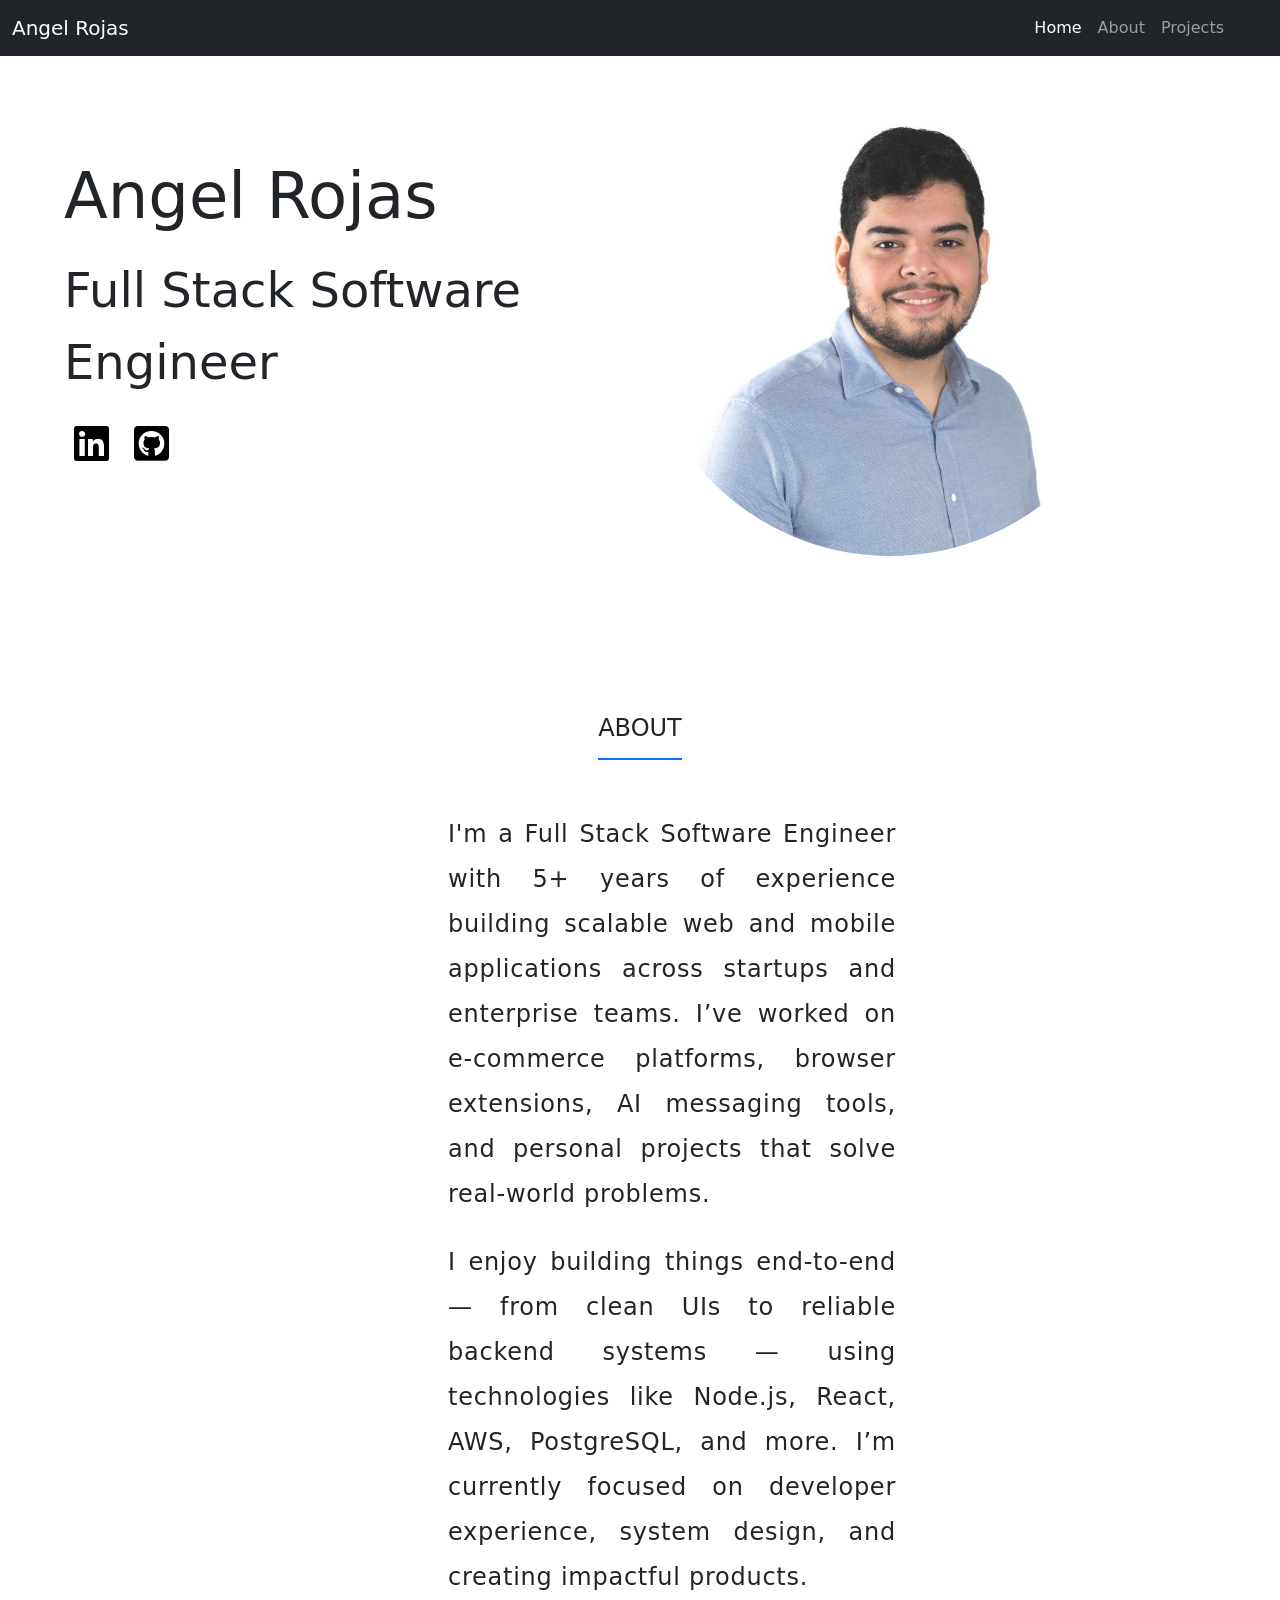
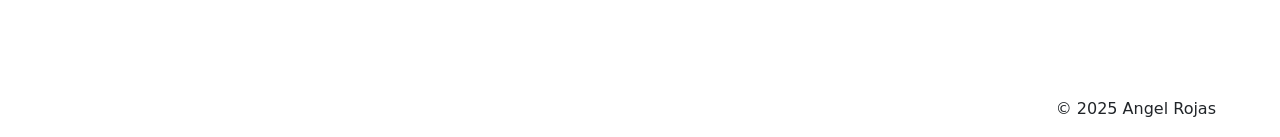
<file: index.html>
<!DOCTYPE html>
<html lang="en">
  <head>
    <meta charset="UTF-8" />
    <meta http-equiv="X-UA-Compatible" content="IE=edge" />
    <meta name="viewport" content="width=device-width, initial-scale=1.0" />
    <link rel="stylesheet" href="styles.css" />
    <link
      href="https://cdn.jsdelivr.net/npm/bootstrap@5.1.3/dist/css/bootstrap.min.css"
      rel="stylesheet"
      integrity="sha384-1BmE4kWBq78iYhFldvKuhfTAU6auU8tT94WrHftjDbrCEXSU1oBoqyl2QvZ6jIW3"
      crossorigin="anonymous"
    />
    <link
      rel="stylesheet"
      href="https://pro.fontawesome.com/releases/v5.10.0/css/all.css"
      integrity="sha384-AYmEC3Yw5cVb3ZcuHtOA93w35dYTsvhLPVnYs9eStHfGJvOvKxVfELGroGkvsg+p"
      crossorigin="anonymous"
    />
    <link
      rel="stylesheet"
      type="text/css"
      href="//fonts.googleapis.com/css?family=Open+Sans"
    />
    <title>Home</title>
  </head>
  <body>
    <!--Header Nav Section -->
    <nav
      class="navbar navbar-dark bg-dark sticky-top navbar-expand-sm navbar-light bg-light"
    >
      <div class="container-fluid">
        <a class="navbar-brand" href="#">Angel Rojas</a>
        <button
          class="navbar-toggler"
          type="button"
          data-bs-toggle="collapse"
          data-bs-target="#navbarNav"
          aria-controls="navbarNav"
          aria-expanded="false"
          aria-label="Toggle navigation"
        >
          <span class="navbar-toggler-icon"></span>
        </button>
      </div>
      <div class="collapse navbar-collapse me-5" id="navbarNav">
        <ul class="navbar-nav">
          <li class="nav-item">
            <a
              class="nav-link active"
              id="home-link"
              aria-current="page"
              href="#home"
              >Home</a
            >
          </li>
          <li class="nav-item">
            <a class="nav-link" id="about-link" href="#about">About</a>
          </li>
          <li class="nav-item">
            <a class="nav-link" href="./projects.html">Projects</a>
          </li>
        </ul>
      </div>
    </nav>
    <!-- Home Section -->
    <div id="home">
      <img
        src="./images/profile.jpeg"
        class="img-fluid"
        id="profile"
        alt="Responsive"
        width="500px"
      />
      <div id="title-section">
        <h2 class="title">Angel Rojas</h2>
        <p class="subtitle">Full Stack Software Engineer</p>
        <div id="link-section">
          <a
            class="logo"
            href="https://www.linkedin.com/in/angel-rojas-dev/"
            target="_blank"
            ><i class="fab fa-linkedin"></i
          ></a>
          <a class="logo" href="https://github.com/angelrojasm" target="_blank"
            ><i class="fab fa-github-square"></i
          ></a>
        </div>
      </div>
    </div>
    <!-- About Section -->
    <div id="about">
      <h4 class="section-title border-bottom border-2 border-primary">ABOUT</h4>
      <div id="about-content" class="d-flex justify-content-center">
        <div id="about-info-section">
          <p class="about-info">
            I'm a Full Stack Software Engineer with 5+ years of experience
            building scalable web and mobile applications across startups and
            enterprise teams. I’ve worked on e-commerce platforms, browser
            extensions, AI messaging tools, and personal projects that solve
            real-world problems.
          </p>
          <p class="about-info">
            I enjoy building things end-to-end — from clean UIs to reliable
            backend systems — using technologies like Node.js, React, AWS,
            PostgreSQL, and more. I’m currently focused on developer experience,
            system design, and creating impactful products.
          </p>
        </div>
      </div>
    </div>
    <!-- Footer Section-->
    <footer>
      <p>&copy; 2025 Angel Rojas</p>
    </footer>
    <!-- Bootstrap JS Script -->
    <script
      src="https://cdn.jsdelivr.net/npm/bootstrap@5.1.3/dist/js/bootstrap.bundle.min.js"
      integrity="sha384-ka7Sk0Gln4gmtz2MlQnikT1wXgYsOg+OMhuP+IlRH9sENBO0LRn5q+8nbTov4+1p"
      crossorigin="anonymous"
    ></script>
    <script src="./index.js"></script>
  </body>
</html>
</file>
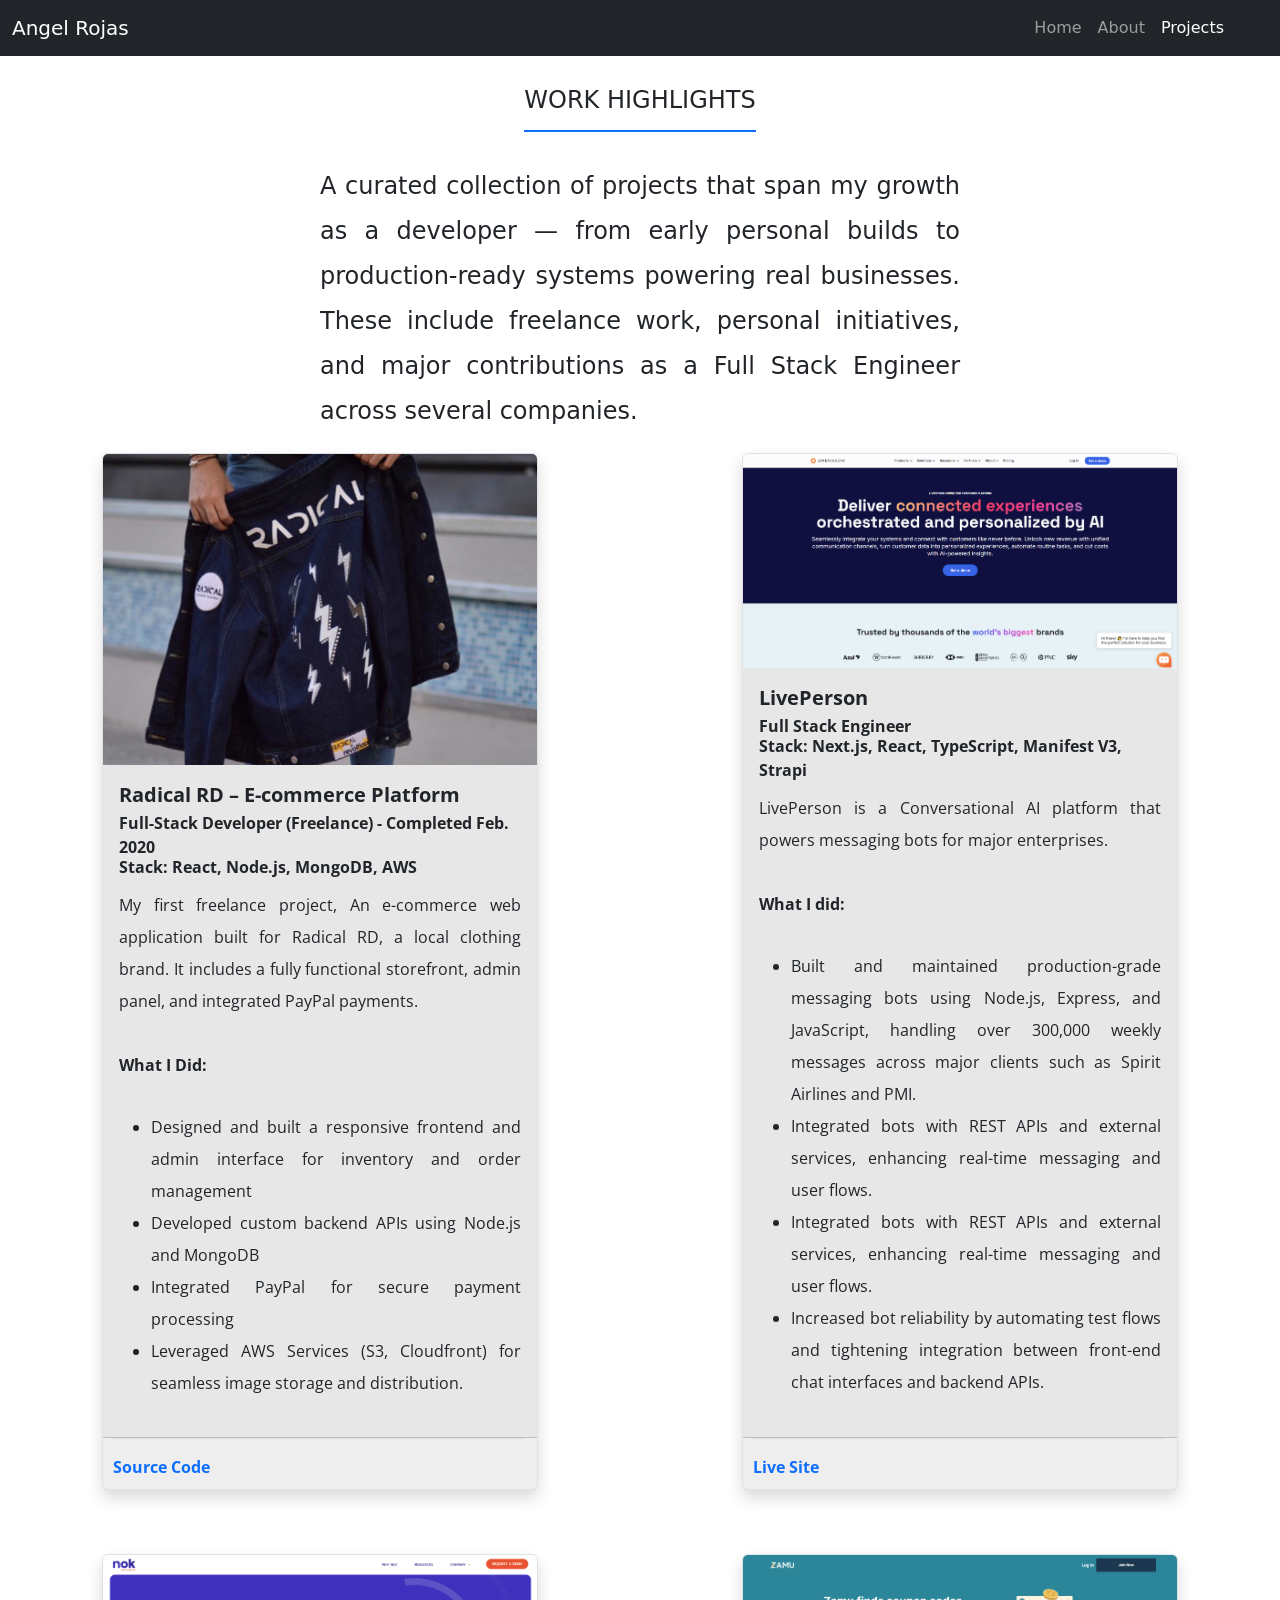
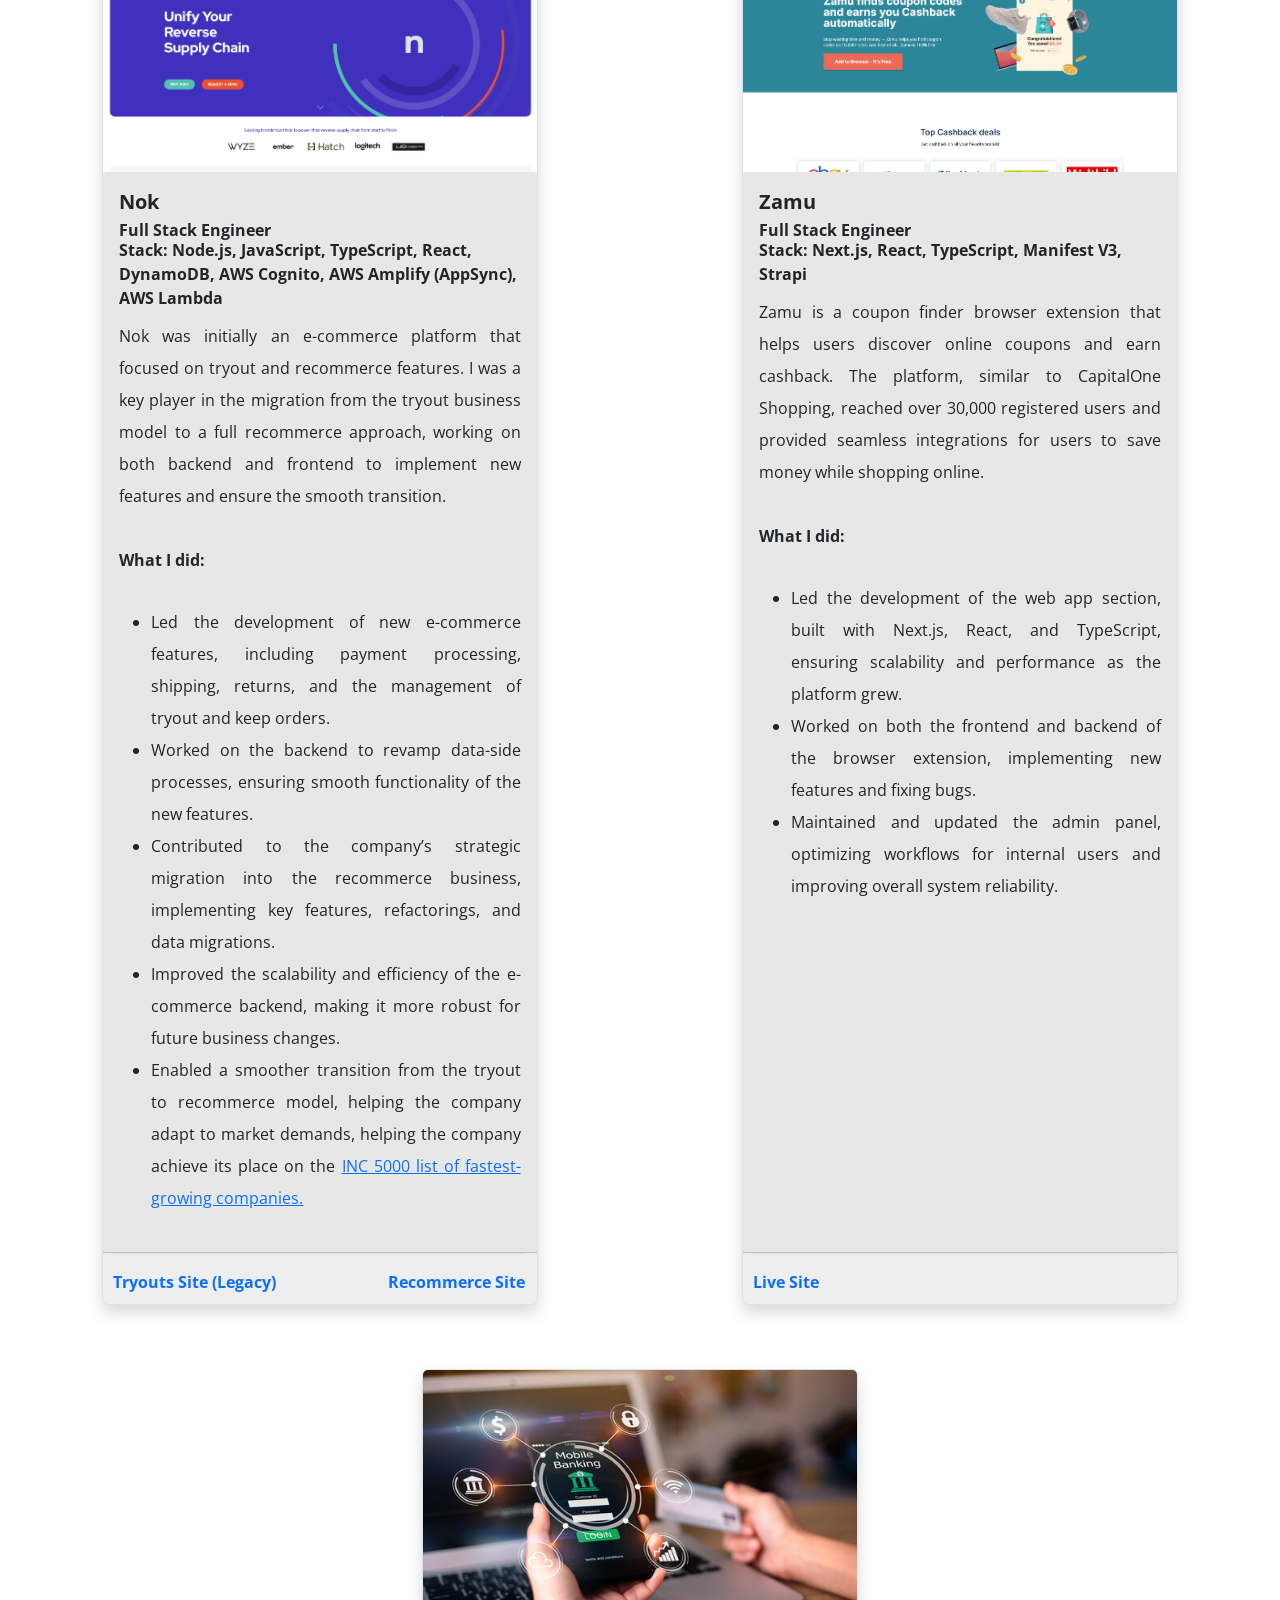
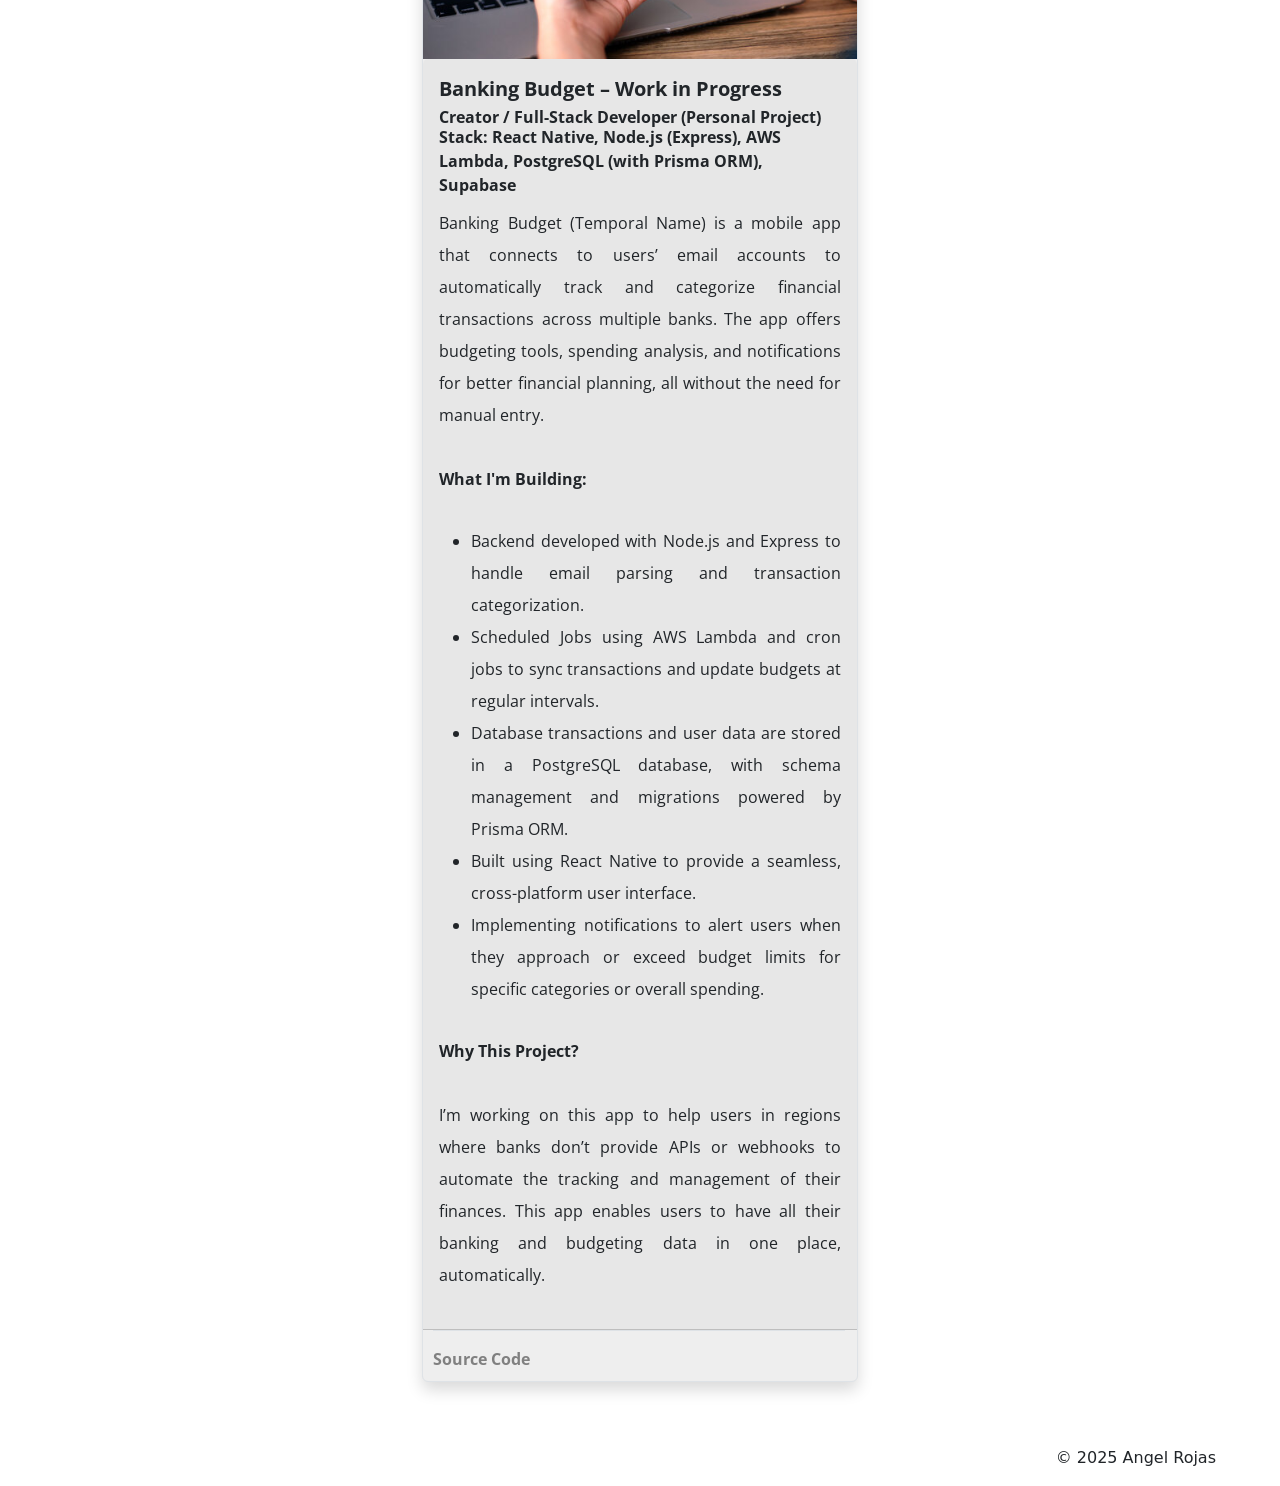
<file: projects.html>
<!DOCTYPE html>
<html lang="en">
  <head>
    <meta charset="UTF-8" />
    <meta http-equiv="X-UA-Compatible" content="IE=edge" />
    <meta name="viewport" content="width=device-width, initial-scale=1.0" />
    <link rel="stylesheet" href="styles.css" />
    <link
      href="https://cdn.jsdelivr.net/npm/bootstrap@5.1.3/dist/css/bootstrap.min.css"
      rel="stylesheet"
      integrity="sha384-1BmE4kWBq78iYhFldvKuhfTAU6auU8tT94WrHftjDbrCEXSU1oBoqyl2QvZ6jIW3"
      crossorigin="anonymous"
    />
    <script
      src="https://cdn.jsdelivr.net/npm/bootstrap@5.1.3/dist/js/bootstrap.bundle.min.js"
      integrity="sha384-ka7Sk0Gln4gmtz2MlQnikT1wXgYsOg+OMhuP+IlRH9sENBO0LRn5q+8nbTov4+1p"
      crossorigin="anonymous"
    ></script>
    <link
      rel="stylesheet"
      type="text/css"
      href="//fonts.googleapis.com/css?family=Open+Sans"
    />
    <title>Work Highlights</title>
  </head>
  <body>
    <!--Header Nav Section-->
    <nav
      class="navbar navbar-dark bg-dark sticky-top navbar-expand-sm navbar-light bg-light"
    >
      <div class="container-fluid">
        <a class="navbar-brand" href="#">Angel Rojas</a>
        <button
          class="navbar-toggler"
          type="button"
          data-bs-toggle="collapse"
          data-bs-target="#navbarNav"
          aria-controls="navbarNav"
          aria-expanded="false"
          aria-label="Toggle navigation"
        >
          <span class="navbar-toggler-icon"></span>
        </button>
      </div>
      <div class="collapse navbar-collapse me-5" id="navbarNav">
        <ul class="navbar-nav">
          <li class="nav-item">
            <a class="nav-link" aria-current="page" href="./index.html">Home</a>
          </li>
          <li class="nav-item">
            <a class="nav-link" href="./index.html">About</a>
          </li>
          <li class="nav-item">
            <a class="nav-link active" href="#">Projects</a>
          </li>
        </ul>
      </div>
    </nav>
    <!-- Projects Section -->
    <div id="projects">
      <h4 class="section-title border-bottom border-2 border-primary">
        WORK HIGHLIGHTS
      </h4>
      <div class="projects-intro">
        <p class="about-info">
          A curated collection of projects that span my growth as a developer —
          from early personal builds to production-ready systems powering real
          businesses. These include freelance work, personal initiatives, and
          major contributions as a Full Stack Engineer across several companies.
        </p>
      </div>

      <div id="project-section" class="d-flex justify-content-start flex-wrap">
        <div class="card project shadow border d-flex flex-column">
          <img
            src="./images/radical.png"
            class="card-img-top"
            alt="my-project"
          />
          <div class="card-body d-flex flex-column flex-grow-1">
            <div class="card-header flex-grow-1">
              <h5 class="card-title fw-bold">
                Radical RD – E-commerce Platform
              </h5>
              <p class="card-subtitle">
                Full-Stack Developer (Freelance) - Completed Feb. 2020
              </p>
              <p class="card-subtitle">Stack: React, Node.js, MongoDB, AWS</p>
              <p class="card-text">
                My first freelance project, An e-commerce web application built
                for Radical RD, a local clothing brand. It includes a fully
                functional storefront, admin panel, and integrated PayPal
                payments.
                <br /><br />
                <strong>What I Did:</strong>
              </p>
              <ul class="card-text">
                <li>
                  Designed and built a responsive frontend and admin interface
                  for inventory and order management
                </li>
                <li>Developed custom backend APIs using Node.js and MongoDB</li>
                <li>Integrated PayPal for secure payment processing</li>
                <li>
                  Leveraged AWS Services (S3, Cloudfront) for seamless image
                  storage and distribution.
                </li>
              </ul>
            </div>
            <div class="footer mt-auto pt-3 border-top">
              <a
                href="https://github.com/angelrojasm/Radical"
                target="_blank"
                class="card-link fw-bold text-decoration-none"
                >Source Code</a
              >
            </div>
          </div>
        </div>
        <div class="card project shadow border">
          <img
            src="./images/liveperson.png"
            class="card-img-top"
            alt="my-project"
          />
          <div class="card-body d-flex flex-column flex-grow-1">
            <div class="card-header flex-grow-1">
              <h5 class="card-title fw-bold">LivePerson</h5>
              <p class="card-subtitle">Full Stack Engineer</p>
              <p class="card-subtitle">
                Stack: Next.js, React, TypeScript, Manifest V3, Strapi
              </p>
              <p class="card-text">
                LivePerson is a Conversational AI platform that powers messaging
                bots for major enterprises.
                <br /><br />
                <strong>What I did:</strong>
              </p>
              <ul class="card-text">
                <li>
                  Built and maintained production-grade messaging bots using
                  Node.js, Express, and JavaScript, handling over 300,000 weekly
                  messages across major clients such as Spirit Airlines and PMI.
                </li>
                <li>
                  Integrated bots with REST APIs and external services,
                  enhancing real-time messaging and user flows.
                </li>

                <li>
                  Integrated bots with REST APIs and external services,
                  enhancing real-time messaging and user flows.
                </li>
                <li>
                  Increased bot reliability by automating test flows and
                  tightening integration between front-end chat interfaces and
                  backend APIs.
                </li>
              </ul>
            </div>
            <div class="footer mt-auto pt-3 border-top">
              <a
                href="https://liveperson.com"
                target="_blank"
                class="card-link fw-bold text-decoration-none"
                >Live Site</a
              >
            </div>
          </div>
        </div>
        <div class="card project shadow border">
          <img src="./images/nok.png" class="card-img-top" alt="my-project" />
          <div class="card-body d-flex flex-column flex-grow-1">
            <div class="card-header flex-grow-1">
              <h5 class="card-title fw-bold">Nok</h5>
              <p class="card-subtitle">Full Stack Engineer</p>
              <p class="card-subtitle">
                Stack: Node.js, JavaScript, TypeScript, React, DynamoDB, AWS
                Cognito, AWS Amplify (AppSync), AWS Lambda
              </p>
              <p class="card-text">
                Nok was initially an e-commerce platform that focused on tryout
                and recommerce features. I was a key player in the migration
                from the tryout business model to a full recommerce approach,
                working on both backend and frontend to implement new features
                and ensure the smooth transition.
                <br /><br />
                <strong>What I did:</strong>
              </p>
              <ul class="card-text">
                <li>
                  Led the development of new e-commerce features, including
                  payment processing, shipping, returns, and the management of
                  tryout and keep orders.
                </li>
                <li>
                  Worked on the backend to revamp data-side processes, ensuring
                  smooth functionality of the new features.
                </li>
                <li>
                  Contributed to the company’s strategic migration into the
                  recommerce business, implementing key features, refactorings,
                  and data migrations.
                </li>
                <li>
                  Improved the scalability and efficiency of the e-commerce
                  backend, making it more robust for future business changes.
                </li>
                <li>
                  Enabled a smoother transition from the tryout to recommerce
                  model, helping the company adapt to market demands, helping
                  the company achieve its place on the
                  <a href="https://www.inc.com/profile/nok-recommerce"
                    >INC 5000 list of fastest-growing companies.</a
                  >
                </li>
              </ul>
            </div>
            <div class="footer mt-auto pt-3 border-top">
              <a
                href="https://noktryouts.com"
                target="_blank"
                class="card-link fw-bold text-decoration-none"
                >Tryouts Site (Legacy)</a
              >
              <a
                href="https://nokrecommerce.com"
                target="_blank"
                class="card-link fw-bold text-decoration-none"
                >Recommerce Site</a
              >
            </div>
          </div>
        </div>
        <div class="card project shadow border">
          <img src="./images/zamu.png" class="card-img-top" alt="my-project" />
          <div class="card-body d-flex flex-column flex-grow-1">
            <div class="card-header flex-grow-1">
              <h5 class="card-title fw-bold">Zamu</h5>
              <p class="card-subtitle">Full Stack Engineer</p>
              <p class="card-subtitle">
                Stack: Next.js, React, TypeScript, Manifest V3, Strapi
              </p>
              <p class="card-text">
                Zamu is a coupon finder browser extension that helps users
                discover online coupons and earn cashback. The platform, similar
                to CapitalOne Shopping, reached over 30,000 registered users and
                provided seamless integrations for users to save money while
                shopping online.
                <br /><br />
                <strong>What I did:</strong>
              </p>
              <ul class="card-text">
                <li>
                  Led the development of the web app section, built with
                  Next.js, React, and TypeScript, ensuring scalability and
                  performance as the platform grew.
                </li>
                <li>
                  Worked on both the frontend and backend of the browser
                  extension, implementing new features and fixing bugs.
                </li>

                <li>
                  Maintained and updated the admin panel, optimizing workflows
                  for internal users and improving overall system reliability.
                </li>
              </ul>
            </div>
            <div class="footer mt-auto pt-3 border-top">
              <a
                href="https://zamu.com"
                target="_blank"
                class="card-link fw-bold text-decoration-none"
                >Live Site</a
              >
            </div>
          </div>
        </div>
        <div class="card project shadow border">
          <img
            src="./images/banking.png"
            class="card-img-top"
            alt="my-project"
          />
          <div class="card-body d-flex flex-column flex-grow-1">
            <div class="card-header flex-grow-1">
              <h5 class="card-title fw-bold">
                Banking Budget – Work in Progress
              </h5>
              <p class="card-subtitle">
                Creator / Full-Stack Developer (Personal Project)
              </p>
              <p class="card-subtitle">
                Stack: React Native, Node.js (Express), AWS Lambda, PostgreSQL
                (with Prisma ORM), Supabase
              </p>
              <p class="card-text">
                Banking Budget (Temporal Name) is a mobile app that connects to
                users’ email accounts to automatically track and categorize
                financial transactions across multiple banks. The app offers
                budgeting tools, spending analysis, and notifications for better
                financial planning, all without the need for manual entry.
                <br /><br />
                <strong>What I'm Building:</strong>
              </p>
              <ul class="card-text">
                <li>
                  Backend developed with Node.js and Express to handle email
                  parsing and transaction categorization.
                </li>
                <li>
                  Scheduled Jobs using AWS Lambda and cron jobs to sync
                  transactions and update budgets at regular intervals.
                </li>
                <li>
                  Database transactions and user data are stored in a PostgreSQL
                  database, with schema management and migrations powered by
                  Prisma ORM.
                </li>
                <li>
                  Built using React Native to provide a seamless, cross-platform
                  user interface.
                </li>
                <li>
                  Implementing notifications to alert users when they approach
                  or exceed budget limits for specific categories or overall
                  spending.
                </li>
              </ul>
              <p class="card-text">
                <strong>Why This Project?</strong>
                <br />
                <br />
                I’m working on this app to help users in regions where banks
                don’t provide APIs or webhooks to automate the tracking and
                management of their finances. This app enables users to have all
                their banking and budgeting data in one place, automatically.
              </p>
            </div>
            <div class="footer mt-auto pt-3 border-top">
              <span
                href="#"
                class="card-link fw-bold text-decoration-none disabled"
              >
                Source Code
              </span>
            </div>
          </div>
        </div>
      </div>
    </div>
    <!-- Footer Section-->
    <footer>
      <p>&copy; 2025 Angel Rojas</p>
    </footer>
    <!-- Bootstrap JS Script -->
    <script
      src="https://cdn.jsdelivr.net/npm/bootstrap@5.1.3/dist/js/bootstrap.bundle.min.js"
      integrity="sha384-ka7Sk0Gln4gmtz2MlQnikT1wXgYsOg+OMhuP+IlRH9sENBO0LRn5q+8nbTov4+1p"
      crossorigin="anonymous"
    ></script>
  </body>
</html>
</file>
<file: styles.css>
body {
  font-family: "Open Sans", sans-serif;
  background-color: #f7f9fa;
}

iframe {
  width: 600px;
  height: 400px;
  border-radius: 5px;
}

footer {
  width: 95%;
  text-align: end;
  font-weight: 500;
}

.title {
  font-size: 64px;
  margin: 20px 0;
}

.subtitle {
  font-size: 48px;
}

.logo {
  color: black;
  font-size: 40px;
  margin: 0 10px;
}

.section-title {
  margin: 30px auto;
  width: fit-content;
  padding-bottom: 15px;
}

.about-info {
  letter-spacing: 0.75px;
  font-weight: 500;
  line-height: 45px;
  margin: 5% 0 3% 0;
  align-self: center;
  text-align: justify;
  font-size: 24px;
}

.project {
  max-width: 34%;
  margin-left: auto;
  margin-right: auto;
  margin-bottom: 5%;
  font-family: "Open Sans", "Helvetica Neue";
}
.projects-intro {
  margin: 0 auto;
  width: 50%;
}

.projects-intro p {
  letter-spacing: 0px;
}
.card.project {
  display: flex;
  flex-direction: column;
  flex: 1 1 45%;
  background-color: #eee !important;
}

.card-body {
  padding: 0px !important;
}

.card-header {
  flex-grow: 1;
}

.card-title {
  margin-top: 10px;
}
.footer {
  background-color: #eee;
  margin-left: 10px;
  margin-bottom: 10px;
  display: flex;
  justify-content: space-between;
  width: 95%;
}

.card-text {
  margin-top: 10px;
  margin-bottom: 30px !important;
  text-align: justify;
  line-height: 2rem;
}

.card-subtitle {
  font-weight: bold;
  font-size: 16px;
}

.disabled {
  color: gray;
  cursor: default;
}

#home {
  display: grid;
  grid-template-columns: 1fr 1fr;
  grid-template-rows: 1fr;
  grid-template-areas: "title profile";
  padding-bottom: 128px;
  width: fit-content;
  margin: 0 auto;
}

#about {
  padding-bottom: 64px;
  margin-bottom: 20px;
  height: fit-content;
}
#profile {
  grid-area: profile;
  opacity: 0.85;
  border-radius: 100%;
}

#title-section {
  grid-area: title;
  margin: auto;
  margin-left: 10%;
}

#about-content {
  margin: 0 auto;
}

#about-info-section {
  width: 35%;
  margin-left: 5%;
}
#project-section {
  display: flex;
  flex-wrap: wrap;
  align-items: stretch;
  justify-content: center;
}

@media only screen and (max-width: 1100px) {
  #about-content {
    flex-direction: column;
    align-items: center;
  }

  #about-info-section {
    width: 75%;
    margin: 5% auto;
  }
  .about-info {
    line-height: 50px;
  }
  .project {
    max-width: 40%;
  }
  #project-section {
    justify-content: center !important;
  }
}

@media only screen and (max-width: 900px) {
  #home {
    grid-template-rows: 1fr 0fr;
    grid-template-columns: 1fr;
    grid-template-areas:
      "profile"
      "title";
    padding-bottom: 20px;
  }
  #profile {
    margin: 0 auto;
  }

  #title-section {
    margin: 0 auto;
  }
  .title {
    text-align: center;
    margin: 10px 0;
    font-size: 56px;
  }
  .subtitle {
    text-align: center;
    margin-bottom: 10px;
    font-size: 40px;
  }
  .projects-intro {
    width: 80%;
  }
}

@media only screen and (max-width: 750px) {
  iframe {
    width: 95vw;
    height: 65vw;
  }

  #about-info-section {
    width: 95%;
  }
  .about-info {
    line-height: 30px;
  }
  .project {
    max-width: 80%;
  }
}

@media only screen and (max-width: 500px) {
  iframe {
    width: 95vw;
    height: 65vw;
  }
  .about-info {
    font-size: 14px;
  }
  .subtitle {
    font-size: 32px;
  }
}
</file>
